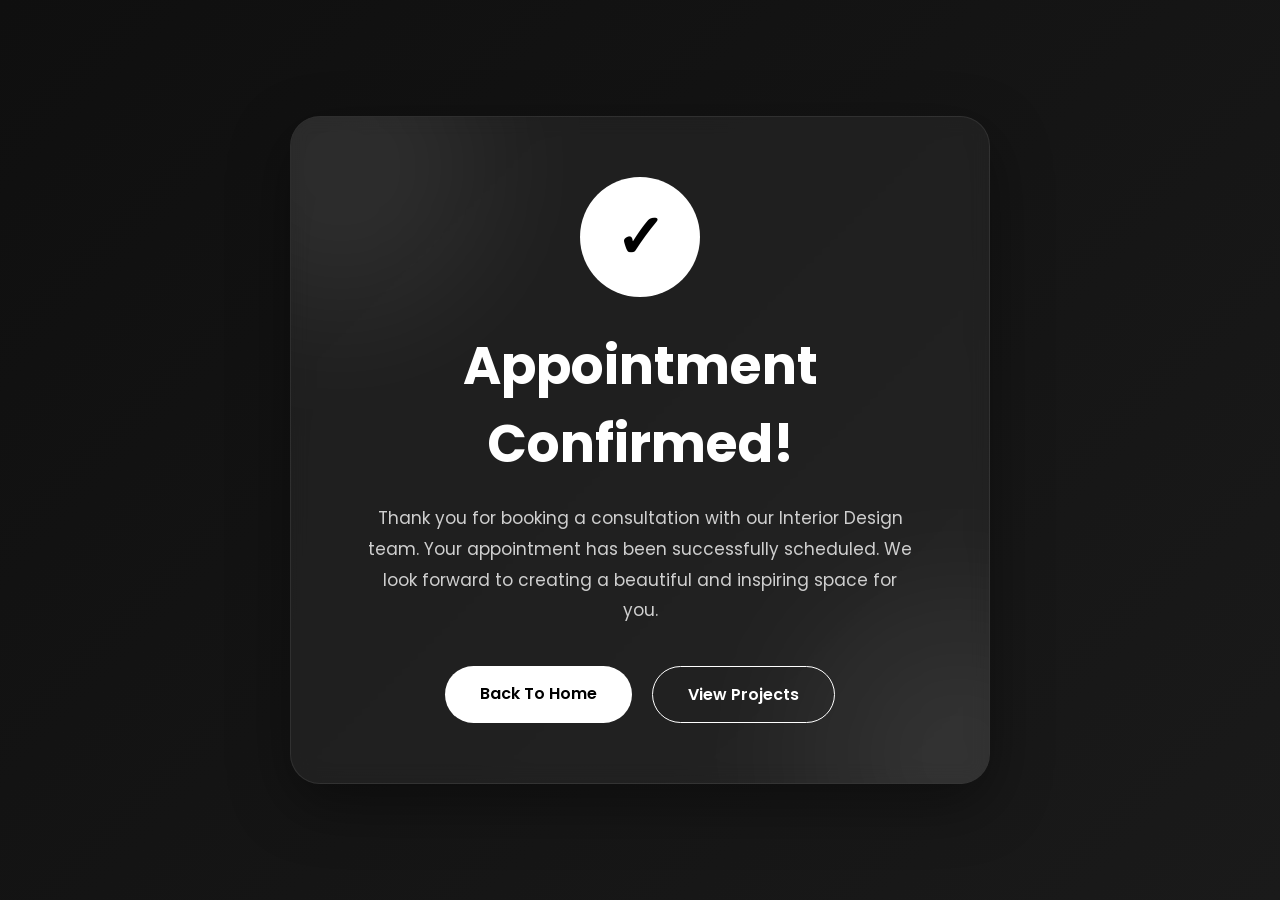
<file: AppointmentSuccessPage.html>
<!DOCTYPE html>
<html lang="en">
<head>
  <meta charset="UTF-8" />
  <meta name="viewport" content="width=device-width, initial-scale=1.0" />
  <title>Appointment Booked</title>

  <link rel="preconnect" href="https://fonts.googleapis.com">
  <link rel="preconnect" href="https://fonts.gstatic.com" crossorigin>
  <link href="https://fonts.googleapis.com/css2?family=Poppins:wght@300;400;500;600;700&display=swap" rel="stylesheet">

  <style>
    * {
      margin: 0;
      padding: 0;
      box-sizing: border-box;
      font-family: 'Poppins', sans-serif;
    }

    body {
      width: 100%;
      min-height: 100vh;
      display: flex;
      justify-content: center;
      align-items: center;
      background: linear-gradient(135deg, #0f0f0f, #1a1a1a);
      overflow: hidden;
      padding: 20px;
      color: white;
    }

    .success-container {
      width: 100%;
      max-width: 700px;
      background: rgba(255,255,255,0.05);
      border: 1px solid rgba(255,255,255,0.08);
      backdrop-filter: blur(10px);
      border-radius: 30px;
      padding: 60px 40px;
      text-align: center;
      position: relative;
      overflow: hidden;
      animation: fadeUp 1.2s ease;
      box-shadow: 0 20px 60px rgba(0,0,0,0.4);
    }

    .circle {
      width: 120px;
      height: 120px;
      background: white;
      color: black;
      border-radius: 50%;
      display: flex;
      justify-content: center;
      align-items: center;
      margin: auto;
      font-size: 60px;
      font-weight: bold;
      margin-bottom: 30px;
      animation: pop 0.8s ease;
    }

    h1 {
      font-size: 52px;
      margin-bottom: 20px;
    }

    p {
      color: #cfcfcf;
      line-height: 1.8;
      font-size: 17px;
      max-width: 550px;
      margin: auto;
      margin-bottom: 40px;
    }

    .btn-group {
      display: flex;
      justify-content: center;
      gap: 20px;
      flex-wrap: wrap;
    }

    .btn {
      padding: 15px 35px;
      border: none;
      border-radius: 50px;
      font-size: 16px;
      font-weight: 600;
      cursor: pointer;
      transition: 0.4s;
      text-decoration: none;
      display: inline-block;
    }

    .primary-btn {
      background: white;
      color: black;
    }

    .primary-btn:hover {
      transform: translateY(-5px);
      box-shadow: 0 10px 25px rgba(255,255,255,0.2);
    }

    .secondary-btn {
      background: transparent;
      border: 1px solid white;
      color: white;
    }

    .secondary-btn:hover {
      background: white;
      color: black;
    }

    .glow {
      position: absolute;
      width: 300px;
      height: 300px;
      background: rgba(255,255,255,0.08);
      border-radius: 50%;
      filter: blur(80px);
      z-index: -1;
    }

    .glow.one {
      top: -100px;
      left: -100px;
    }

    .glow.two {
      bottom: -120px;
      right: -120px;
    }

    @keyframes fadeUp {
      from {
        opacity: 0;
        transform: translateY(50px);
      }

      to {
        opacity: 1;
        transform: translateY(0);
      }
    }

    @keyframes pop {
      0% {
        transform: scale(0);
      }

      100% {
        transform: scale(1);
      }
    }

    @media (max-width: 768px) {
      h1 {
        font-size: 38px;
      }

      p {
        font-size: 15px;
      }

      .success-container {
        padding: 45px 25px;
      }
    }
  </style>
</head>
<body>

  <div class="success-container">

    <div class="glow one"></div>
    <div class="glow two"></div>

    <div class="circle">✓</div>

    <h1>Appointment Confirmed!</h1>

    <p>
      Thank you for booking a consultation with our Interior Design team.
      Your appointment has been successfully scheduled. We look forward to
      creating a beautiful and inspiring space for you.
    </p>

    <div class="btn-group">
      <a href="index.html" class="btn primary-btn">Back To Home</a>

      <a href="OfficeDesign.html" class="btn secondary-btn">View Projects</a>
    </div>

  </div>

  <script>
    const container = document.querySelector('.success-container');

    window.addEventListener('load', () => {
      container.style.transform = 'scale(1)';
      container.style.opacity = '1';
    });
  </script>

</body>
</html>
</file>
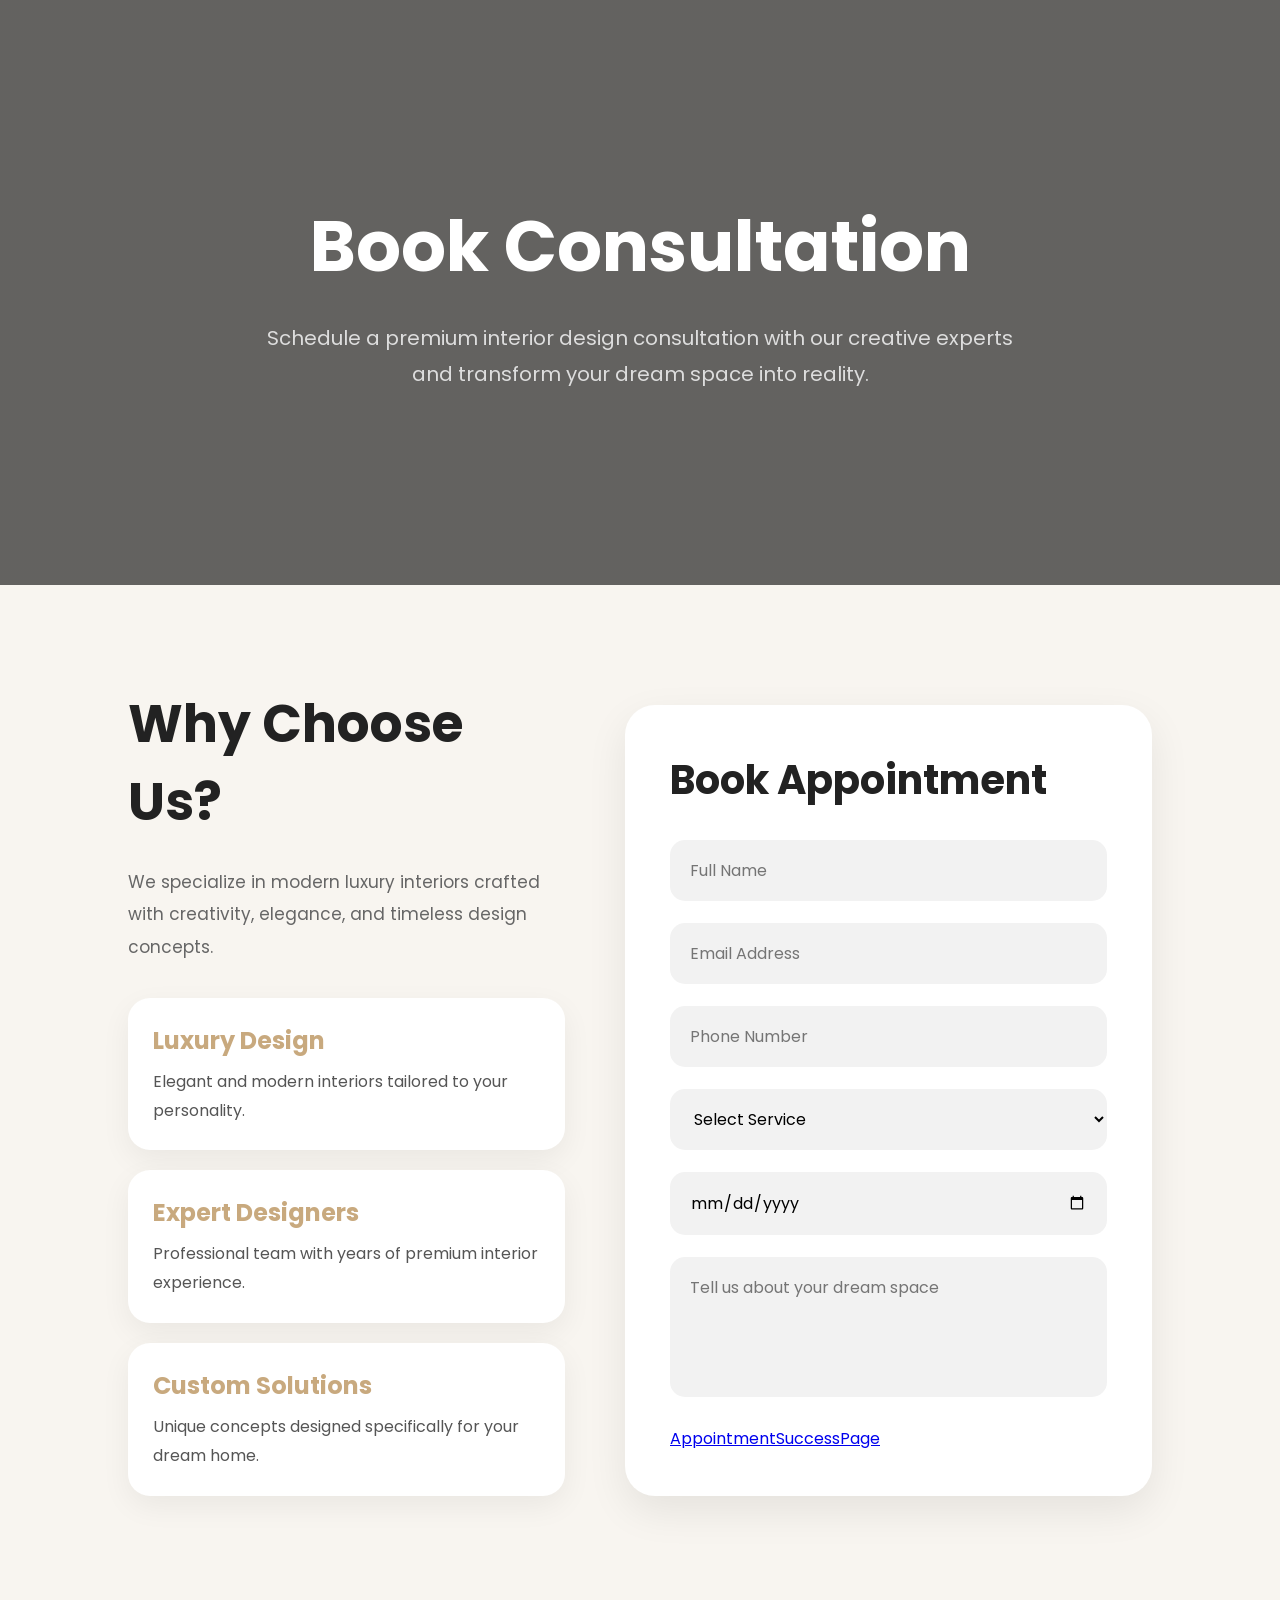
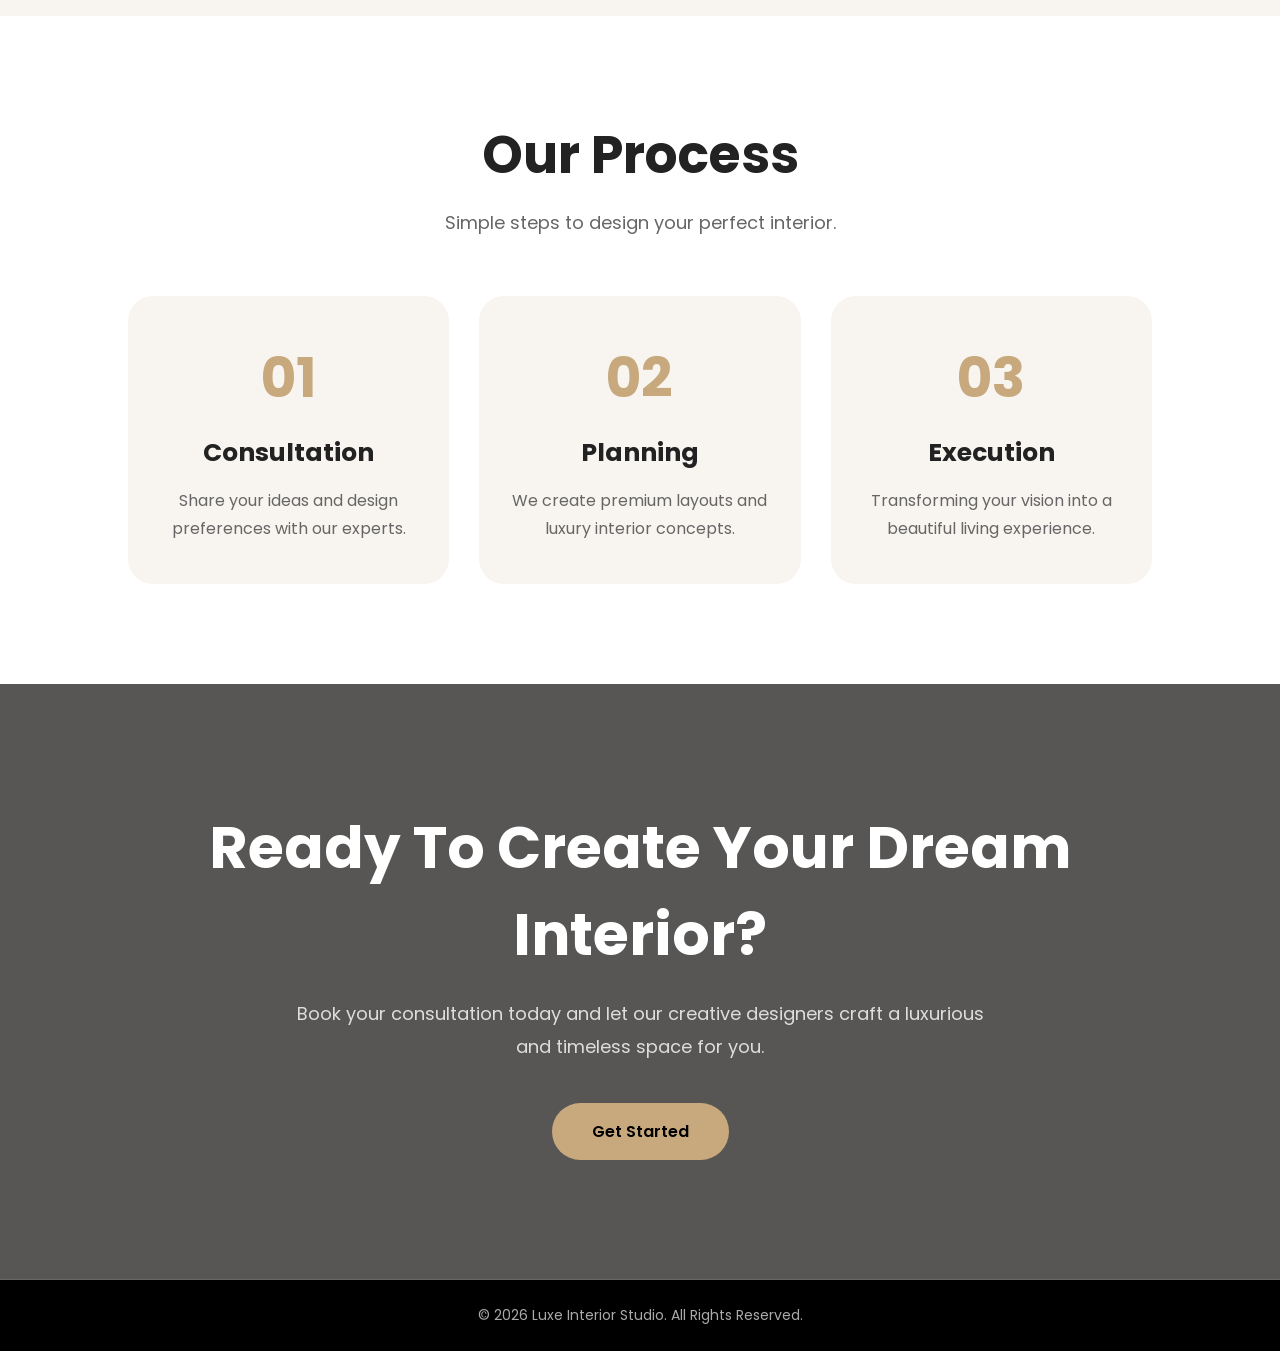
<file: Book Consultation.html>
<!DOCTYPE html>
<html lang="en">
<head>
  <meta charset="UTF-8">
  <meta name="viewport" content="width=device-width, initial-scale=1.0">
  <title>Book Consultation | Luxe Interior Studio</title>

  <link rel="preconnect" href="https://fonts.googleapis.com">
  <link href="https://fonts.googleapis.com/css2?family=Poppins:wght@300;400;500;600;700&display=swap" rel="stylesheet">

  <style>

    *{
      margin:0;
      padding:0;
      box-sizing:border-box;
      font-family:'Poppins',sans-serif;
      scroll-behavior:smooth;
    }

    body{
      background:#f8f5f0;
      color:#222;
      overflow-x:hidden;
    }

    /* HERO */

    .hero{
      height:65vh;
      background:
      linear-gradient(rgba(0,0,0,0.60),rgba(0,0,0,0.60)),
      url('https://images.unsplash.com/photo-1505693416388-ac5ce068fe85?q=80&w=1600&auto=format&fit=crop');
      background-size:cover;
      background-position:center;
      display:flex;
      align-items:center;
      justify-content:center;
      text-align:center;
      padding:20px;
    }

    .hero-content{
      animation:fadeUp 1.2s ease;
    }

    .hero h1{
      font-size:70px;
      color:white;
      margin-bottom:20px;
    }

    .hero p{
      color:#ddd;
      font-size:20px;
      max-width:750px;
      line-height:1.8;
      margin:auto;
    }

    /* CONSULTATION */

    .consultation{
      padding:100px 10%;
      display:flex;
      gap:60px;
      flex-wrap:wrap;
      align-items:center;
    }

    /* LEFT */

    .consultation-info{
      flex:1;
      min-width:320px;
      animation:slideLeft 1.2s ease;
    }

    .consultation-info h2{
      font-size:52px;
      margin-bottom:25px;
    }

    .consultation-info p{
      color:#666;
      line-height:1.9;
      margin-bottom:35px;
      font-size:17px;
    }

    .feature-box{
      background:white;
      padding:25px;
      border-radius:22px;
      margin-bottom:20px;
      box-shadow:0 10px 30px rgba(0,0,0,0.06);
      transition:0.4s;
    }

    .feature-box:hover{
      transform:translateY(-8px);
    }

    .feature-box h3{
      color:#c8a97e;
      margin-bottom:10px;
      font-size:24px;
    }

    .feature-box span{
      color:#555;
      line-height:1.8;
      display:block;
    }

    /* FORM */

    .consultation-form{
      flex:1;
      min-width:320px;
      background:white;
      padding:45px;
      border-radius:30px;
      box-shadow:0 15px 40px rgba(0,0,0,0.08);
      animation:slideRight 1.2s ease;
    }

    .consultation-form h2{
      font-size:40px;
      margin-bottom:30px;
    }

    .input-box{
      margin-bottom:22px;
    }

    .input-box input,
    .input-box select,
    .input-box textarea{
      width:100%;
      padding:18px 20px;
      border:none;
      background:#f2f2f2;
      border-radius:15px;
      outline:none;
      font-size:16px;
      transition:0.4s;
    }

    .input-box input:focus,
    .input-box select:focus,
    .input-box textarea:focus{
      background:#eaeaea;
      transform:scale(1.01);
    }

    textarea{
      height:140px;
      resize:none;
    }

    .btn{
      width:100%;
      padding:17px;
      border:none;
      border-radius:50px;
      background:black;
      color:white;
      font-size:17px;
      cursor:pointer;
      transition:0.4s;
      font-weight:500;
    }

    .btn:hover{
      background:#c8a97e;
      color:black;
      transform:translateY(-5px);
    }

    /* STEPS */

    .steps{
      padding:100px 10%;
      background:white;
    }

    .section-title{
      text-align:center;
      margin-bottom:60px;
      animation:fadeUp 1.2s ease;
    }

    .section-title h2{
      font-size:52px;
      margin-bottom:15px;
    }

    .section-title p{
      color:#666;
      font-size:18px;
    }

    .steps-grid{
      display:grid;
      grid-template-columns:repeat(auto-fit,minmax(250px,1fr));
      gap:30px;
    }

    .step-card{
      background:#f8f5f0;
      padding:40px 30px;
      border-radius:25px;
      text-align:center;
      transition:0.4s;
      animation:fadeUp 1.5s ease;
    }

    .step-card:hover{
      transform:translateY(-10px);
    }

    .step-card h3{
      font-size:55px;
      color:#c8a97e;
      margin-bottom:15px;
    }

    .step-card h4{
      margin-bottom:15px;
      font-size:25px;
    }

    .step-card p{
      color:#666;
      line-height:1.8;
    }

    /* CTA */

    .cta{
      padding:120px 10%;
      background:
      linear-gradient(rgba(0,0,0,0.65),rgba(0,0,0,0.65)),
      url('https://images.unsplash.com/photo-1484154218962-a197022b5858?q=80&w=1600&auto=format&fit=crop');
      background-size:cover;
      background-position:center;
      text-align:center;
    }

    .cta h2{
      color:white;
      font-size:58px;
      margin-bottom:20px;
      animation:fadeUp 1s ease;
    }

    .cta p{
      color:#ddd;
      max-width:700px;
      margin:auto;
      line-height:1.8;
      margin-bottom:40px;
      font-size:18px;
    }

    .cta .btn2{
      display:inline-block;
      padding:16px 40px;
      background:#c8a97e;
      color:black;
      border-radius:50px;
      text-decoration:none;
      transition:0.4s;
      font-weight:600;
    }

    .cta .btn2:hover{
      background:white;
      transform:translateY(-5px);
    }

    /* FOOTER */

    footer{
      background:black;
      color:#aaa;
      text-align:center;
      padding:25px;
      font-size:14px;
    }

    /* ANIMATIONS */

    @keyframes fadeUp{
      from{
        opacity:0;
        transform:translateY(60px);
      }
      to{
        opacity:1;
        transform:translateY(0);
      }
    }

    @keyframes slideLeft{
      from{
        opacity:0;
        transform:translateX(-80px);
      }
      to{
        opacity:1;
        transform:translateX(0);
      }
    }

    @keyframes slideRight{
      from{
        opacity:0;
        transform:translateX(80px);
      }
      to{
        opacity:1;
        transform:translateX(0);
      }
    }

    /* RESPONSIVE */

    @media(max-width:768px){

      .hero h1{
        font-size:45px;
      }

      .consultation-info h2,
      .consultation-form h2,
      .section-title h2,
      .cta h2{
        font-size:35px;
      }

      .consultation{
        padding:70px 7%;
      }

      .consultation-form{
        padding:35px 25px;
      }

    }

  </style>
</head>

<body>

  <!-- HERO -->

  <section class="hero">

    <div class="hero-content">

      <h1>Book Consultation</h1>

      <p>
        Schedule a premium interior design consultation with our creative experts
        and transform your dream space into reality.
      </p>

    </div>

  </section>

  <!-- CONSULTATION -->

  <section class="consultation">

    <!-- LEFT -->

    <div class="consultation-info">

      <h2>Why Choose Us?</h2>

      <p>
        We specialize in modern luxury interiors crafted with creativity,
        elegance, and timeless design concepts.
      </p>

      <div class="feature-box">
        <h3>Luxury Design</h3>
        <span>Elegant and modern interiors tailored to your personality.</span>
      </div>

      <div class="feature-box">
        <h3>Expert Designers</h3>
        <span>Professional team with years of premium interior experience.</span>
      </div>

      <div class="feature-box">
        <h3>Custom Solutions</h3>
        <span>Unique concepts designed specifically for your dream home.</span>
      </div>

    </div>

    <!-- RIGHT -->

    <div class="consultation-form">

      <h2>Book Appointment</h2>

      <form>

        <div class="input-box">
          <input type="text" placeholder="Full Name" required>
        </div>

        <div class="input-box">
          <input type="email" placeholder="Email Address" required>
        </div>

        <div class="input-box">
          <input type="tel" placeholder="Phone Number" required>
        </div>

        <div class="input-box">
          <select required>
            <option value="">Select Service</option>
            <option>Living Room Design</option>
            <option>Bedroom Interior</option>
            <option>Office Design</option>
            <option>Luxury Villa Interior</option>
          </select>
        </div>

        <div class="input-box">
          <input type="date" required>
        </div>

        <div class="input-box">
          <textarea placeholder="Tell us about your dream space"></textarea>
        </div>

           <a href="AppointmentSuccessPage.html" class="btn2">AppointmentSuccessPage</a>

      </form>

    </div>

  </section>

  <!-- STEPS -->

  <section class="steps">

    <div class="section-title">

      <h2>Our Process</h2>

      <p>Simple steps to design your perfect interior.</p>

    </div>

    <div class="steps-grid">

      <div class="step-card">
        <h3>01</h3>
        <h4>Consultation</h4>
        <p>
          Share your ideas and design preferences with our experts.
        </p>
      </div>

      <div class="step-card">
        <h3>02</h3>
        <h4>Planning</h4>
        <p>
          We create premium layouts and luxury interior concepts.
        </p>
      </div>

      <div class="step-card">
        <h3>03</h3>
        <h4>Execution</h4>
        <p>
          Transforming your vision into a beautiful living experience.
        </p>
      </div>

    </div>

  </section>

  <!-- CTA -->

  <section class="cta">

    <h2>Ready To Create Your Dream Interior?</h2>

    <p>
      Book your consultation today and let our creative designers
      craft a luxurious and timeless space for you.
    </p>

    <a href="Contact.html" class="btn2">Get Started</a>

  </section>

  <!-- FOOTER -->

  <footer>
    © 2026 Luxe Interior Studio. All Rights Reserved.
  </footer>

  <script>

    // Scroll Animation

    const cards = document.querySelectorAll('.feature-box, .step-card, .consultation-form');

    const observer = new IntersectionObserver((entries)=>{
      entries.forEach(entry=>{
        if(entry.isIntersecting){
          entry.target.style.opacity = "1";
          entry.target.style.transform = "translateY(0)";
        }
      });
    });

    cards.forEach(card=>{
      card.style.opacity = "0";
      card.style.transform = "translateY(50px)";
      card.style.transition = "1s";
      observer.observe(card);
    });

  </script>

</body>
</html>
</file>
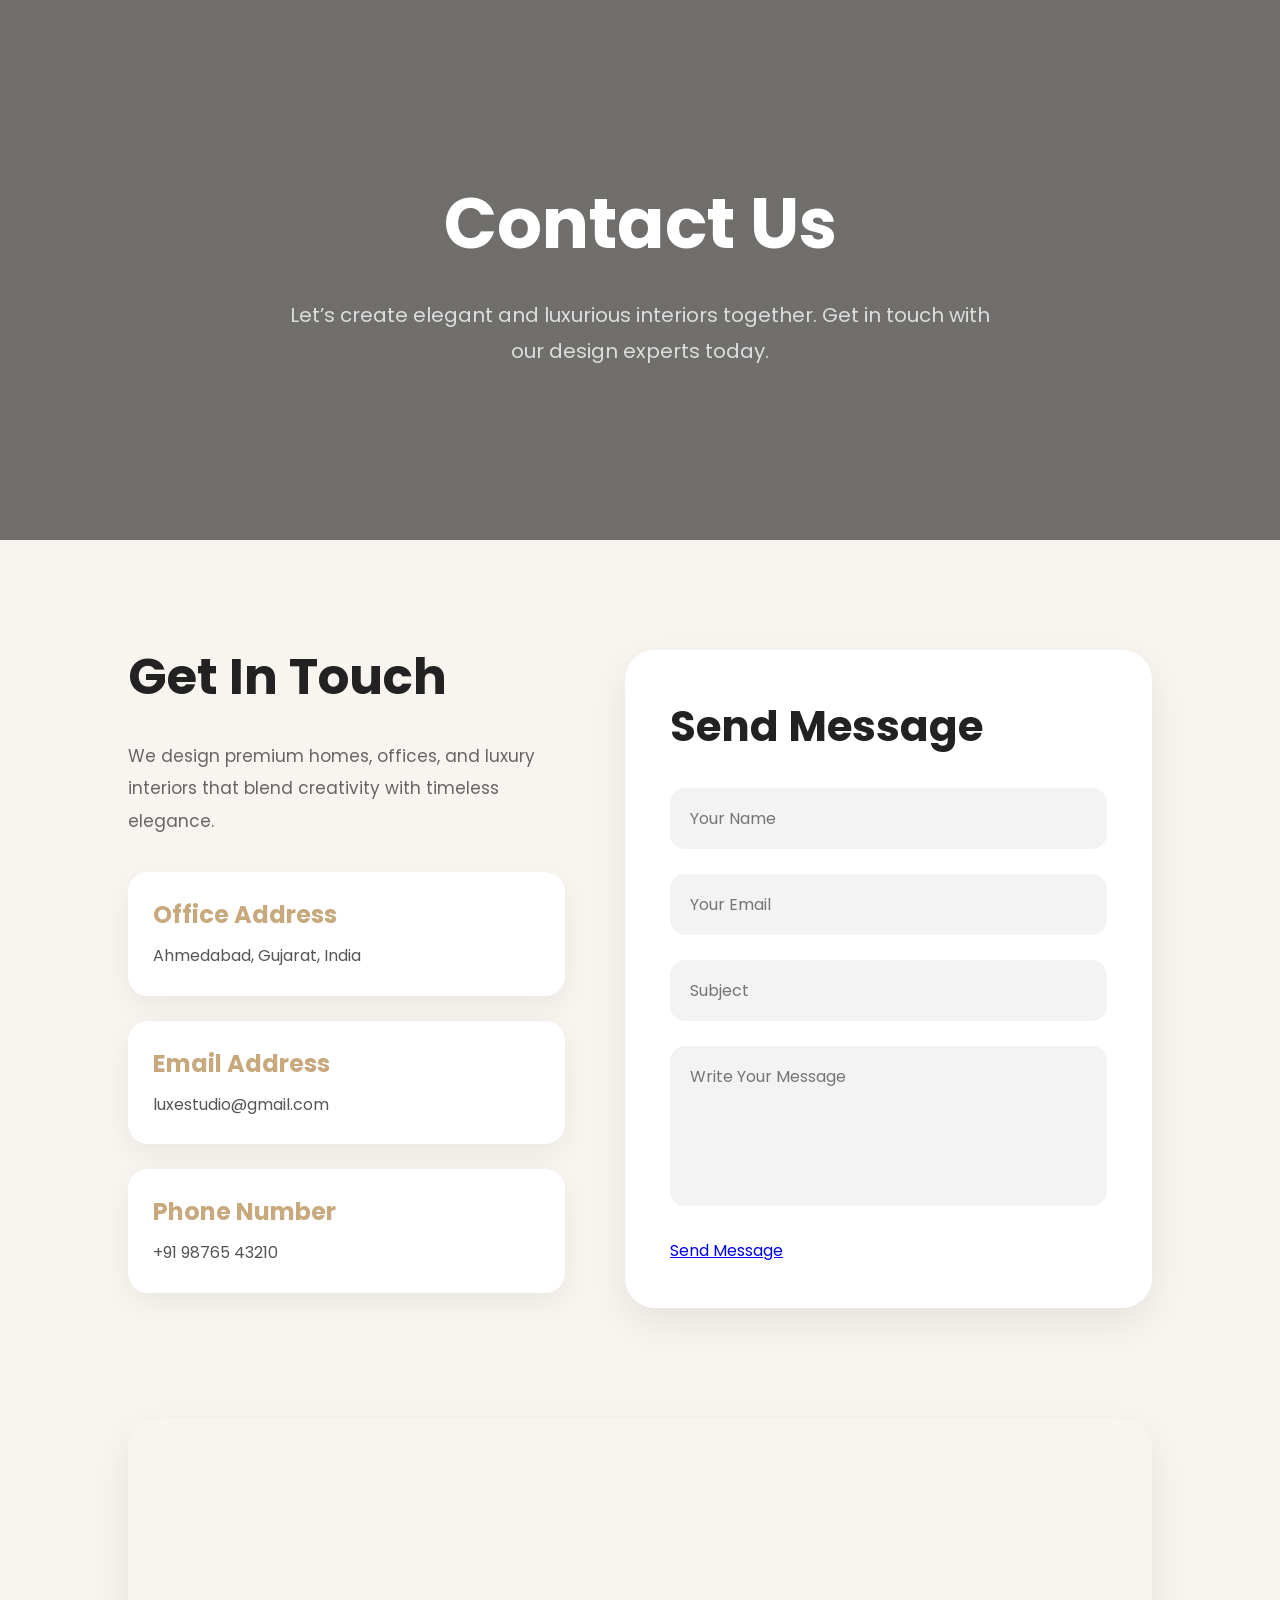
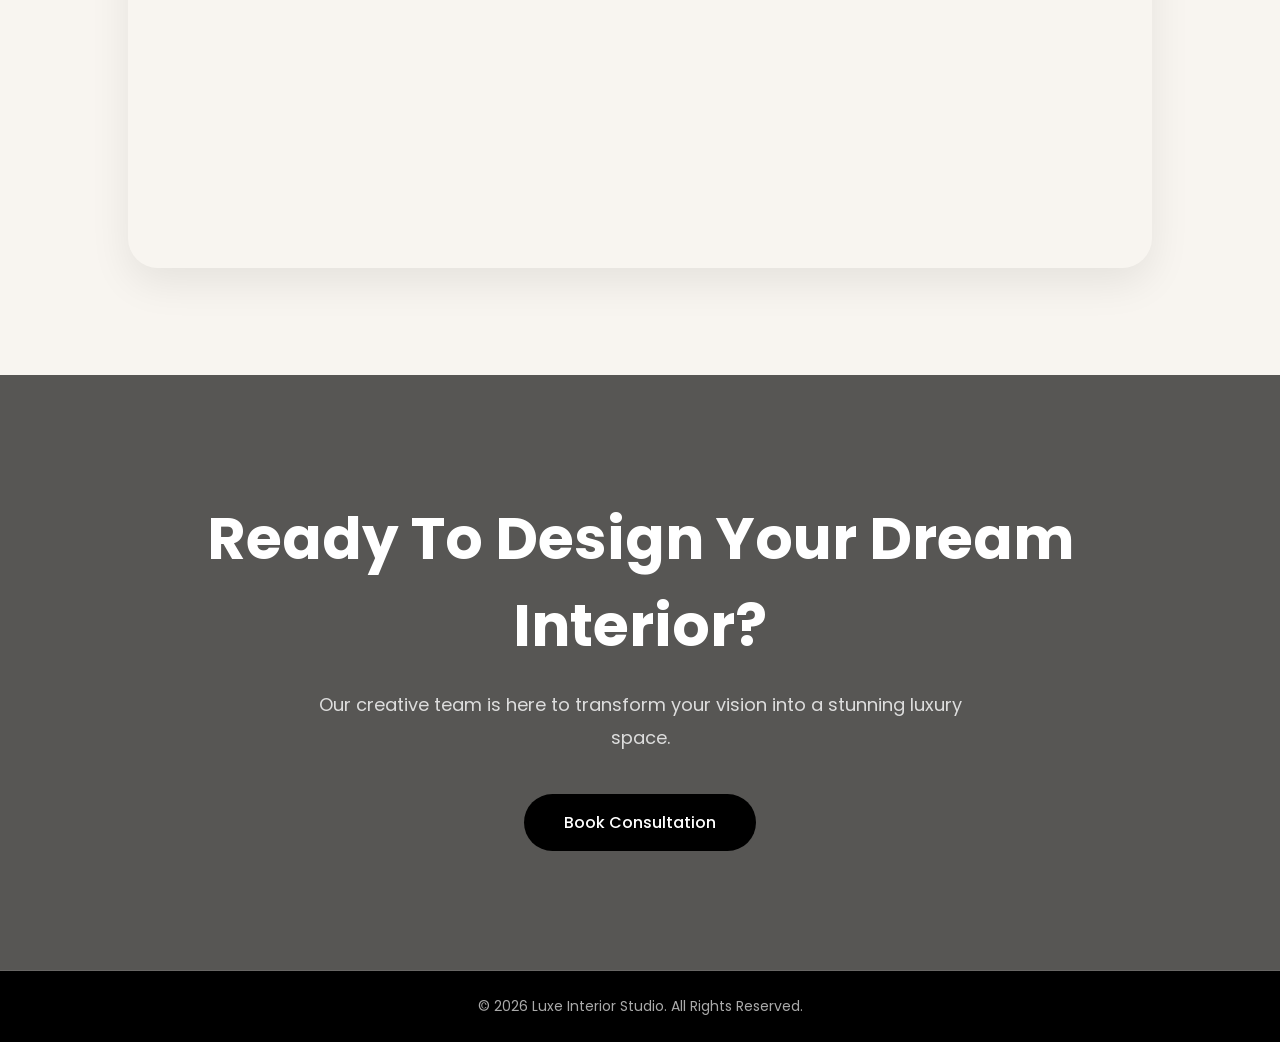
<file: Contact.html>
<!DOCTYPE html>
<html lang="en">
<head>
  <meta charset="UTF-8">
  <meta name="viewport" content="width=device-width, initial-scale=1.0">
  <title>Interior Design Contact Page</title>

  <link rel="preconnect" href="https://fonts.googleapis.com">
  <link href="https://fonts.googleapis.com/css2?family=Poppins:wght@300;400;500;600;700&display=swap" rel="stylesheet">

  <style>

    *{
      margin:0;
      padding:0;
      box-sizing:border-box;
      font-family:'Poppins',sans-serif;
      scroll-behavior:smooth;
    }

    body{
      background:#f8f5f0;
      color:#222;
      overflow-x:hidden;
    }

    /* HERO */

    .hero{
      height:60vh;
      background:
      linear-gradient(rgba(0,0,0,0.55),rgba(0,0,0,0.55)),
      url('https://images.unsplash.com/photo-1505693416388-ac5ce068fe85?q=80&w=1600&auto=format&fit=crop');
      background-size:cover;
      background-position:center;
      display:flex;
      justify-content:center;
      align-items:center;
      text-align:center;
      padding:20px;
    }

    .hero-content{
      animation:fadeUp 1.2s ease;
    }

    .hero h1{
      color:white;
      font-size:70px;
      margin-bottom:20px;
    }

    .hero p{
      color:#ddd;
      font-size:20px;
      max-width:700px;
      margin:auto;
      line-height:1.8;
    }

    /* CONTACT SECTION */

    .contact{
      padding:100px 10%;
      display:flex;
      gap:60px;
      flex-wrap:wrap;
      align-items:center;
    }

    .contact-info{
      flex:1;
      min-width:320px;
      animation:slideLeft 1.2s ease;
    }

    .contact-info h2{
      font-size:50px;
      margin-bottom:25px;
    }

    .contact-info p{
      color:#666;
      line-height:1.9;
      margin-bottom:35px;
      font-size:17px;
    }

    .info-box{
      margin-bottom:25px;
      padding:25px;
      background:white;
      border-radius:20px;
      box-shadow:0 10px 30px rgba(0,0,0,0.06);
      transition:0.4s;
    }

    .info-box:hover{
      transform:translateY(-8px);
    }

    .info-box h3{
      margin-bottom:10px;
      color:#c8a97e;
      font-size:24px;
    }

    .info-box span{
      color:#555;
      line-height:1.8;
      display:block;
    }

    /* FORM */

    .contact-form{
      flex:1;
      min-width:320px;
      background:white;
      padding:45px;
      border-radius:30px;
      box-shadow:0 15px 40px rgba(0,0,0,0.08);
      animation:slideRight 1.2s ease;
    }

    .contact-form h2{
      font-size:42px;
      margin-bottom:30px;
    }

    .input-box{
      margin-bottom:25px;
    }

    .input-box input,
    .input-box textarea{
      width:100%;
      padding:18px 20px;
      border:none;
      background:#f3f3f3;
      border-radius:15px;
      font-size:16px;
      outline:none;
      transition:0.4s;
    }

    .input-box input:focus,
    .input-box textarea:focus{
      background:#ececec;
      transform:scale(1.01);
    }

    .input-box textarea{
      resize:none;
      height:160px;
    }

    .btn{
      display:inline-block;
      padding:16px 40px;
      background:black;
      color:white;
      text-decoration:none;
      border-radius:50px;
      border:none;
      cursor:pointer;
      transition:0.4s;
      font-size:16px;
      font-weight:500;
    }

    .btn:hover{
      background:#c8a97e;
      color:black;
      transform:translateY(-5px);
    }

    /* MAP */

    .map{
      width:100%;
      padding:0 10% 100px;
      animation:fadeUp 1.4s ease;
    }

    .map iframe{
      width:100%;
      height:450px;
      border:none;
      border-radius:30px;
      box-shadow:0 15px 40px rgba(0,0,0,0.08);
    }

    /* CTA */

    .cta{
      padding:120px 10%;
      background:
      linear-gradient(rgba(0,0,0,0.65),rgba(0,0,0,0.65)),
      url('https://images.unsplash.com/photo-1484154218962-a197022b5858?q=80&w=1600&auto=format&fit=crop');
      background-size:cover;
      background-position:center;
      text-align:center;
    }

    .cta h2{
      color:white;
      font-size:58px;
      margin-bottom:20px;
      animation:fadeUp 1s ease;
    }

    .cta p{
      color:#ddd;
      max-width:700px;
      margin:auto;
      line-height:1.8;
      margin-bottom:40px;
      font-size:18px;
    }

    /* FOOTER */

    footer{
      background:black;
      color:#aaa;
      text-align:center;
      padding:25px;
      font-size:14px;
    }

    /* ANIMATIONS */

    @keyframes fadeUp{
      from{
        opacity:0;
        transform:translateY(60px);
      }
      to{
        opacity:1;
        transform:translateY(0);
      }
    }

    @keyframes slideLeft{
      from{
        opacity:0;
        transform:translateX(-80px);
      }
      to{
        opacity:1;
        transform:translateX(0);
      }
    }

    @keyframes slideRight{
      from{
        opacity:0;
        transform:translateX(80px);
      }
      to{
        opacity:1;
        transform:translateX(0);
      }
    }

    /* RESPONSIVE */

    @media(max-width:768px){

      .hero h1{
        font-size:45px;
      }

      .contact-info h2,
      .contact-form h2,
      .cta h2{
        font-size:35px;
      }

      .contact{
        padding:70px 7%;
      }

      .contact-form{
        padding:35px 25px;
      }

    }

  </style>
</head>

<body>

  <!-- HERO -->

  <section class="hero">

    <div class="hero-content">
      <h1>Contact Us</h1>

      <p>
        Let’s create elegant and luxurious interiors together.
        Get in touch with our design experts today.
      </p>
    </div>

  </section>

  <!-- CONTACT -->

  <section class="contact">

    <!-- LEFT -->

    <div class="contact-info">

      <h2>Get In Touch</h2>

      <p>
        We design premium homes, offices, and luxury interiors
        that blend creativity with timeless elegance.
      </p>

      <div class="info-box">
        <h3>Office Address</h3>
        <span>Ahmedabad, Gujarat, India</span>
      </div>

      <div class="info-box">
        <h3>Email Address</h3>
        <span>luxestudio@gmail.com</span>
      </div>

      <div class="info-box">
        <h3>Phone Number</h3>
        <span>+91 98765 43210</span>
      </div>

    </div>

    <!-- RIGHT -->

    <div class="contact-form">

      <h2>Send Message</h2>

      <form>

        <div class="input-box">
          <input type="text" placeholder="Your Name" required>
        </div>

        <div class="input-box">
          <input type="email" placeholder="Your Email" required>
        </div>

        <div class="input-box">
          <input type="text" placeholder="Subject">
        </div>

        <div class="input-box">
          <textarea placeholder="Write Your Message"></textarea>
        </div>

        <a href="AppointmentSuccessPage.html" class="btn2">Send Message</a>


      </form>

    </div>

  </section>

  <!-- MAP -->

  <section class="map">

    <iframe 
      src="https://www.google.com/maps/embed?pb=!1m18!1m12!1m3!1d117490.61524055479!2d72.49787815737808!3d23.020497771809956!2m3!1f0!2f0!3f0!3m2!1i1024!2i768!4f13.1!3m3!1m2!1s0x395e84f5f5b4f4e1%3A0x68d5c4c2f9f6f93!2sAhmedabad%2C%20Gujarat!5e0!3m2!1sen!2sin!4v1716727392000!5m2!1sen!2sin">
    </iframe>

  </section>

  <!-- CTA -->

  <section class="cta">

    <h2>Ready To Design Your Dream Interior?</h2>

    <p>
      Our creative team is here to transform your vision
      into a stunning luxury space.
    </p>

    <a href="Book Consultation.html" class="btn">Book Consultation</a>

  </section>

  <!-- FOOTER -->

  <footer>
    © 2026 Luxe Interior Studio. All Rights Reserved.
  </footer>

  <script>

    // Scroll Reveal Animation

    const boxes = document.querySelectorAll('.info-box, .contact-form, .map');

    const observer = new IntersectionObserver((entries)=>{
      entries.forEach(entry=>{
        if(entry.isIntersecting){
          entry.target.style.opacity = "1";
          entry.target.style.transform = "translateY(0)";
        }
      });
    });

    boxes.forEach(box=>{
      box.style.opacity = "0";
      box.style.transform = "translateY(50px)";
      box.style.transition = "1s";
      observer.observe(box);
    });

  </script>

</body>
</html>
</file>
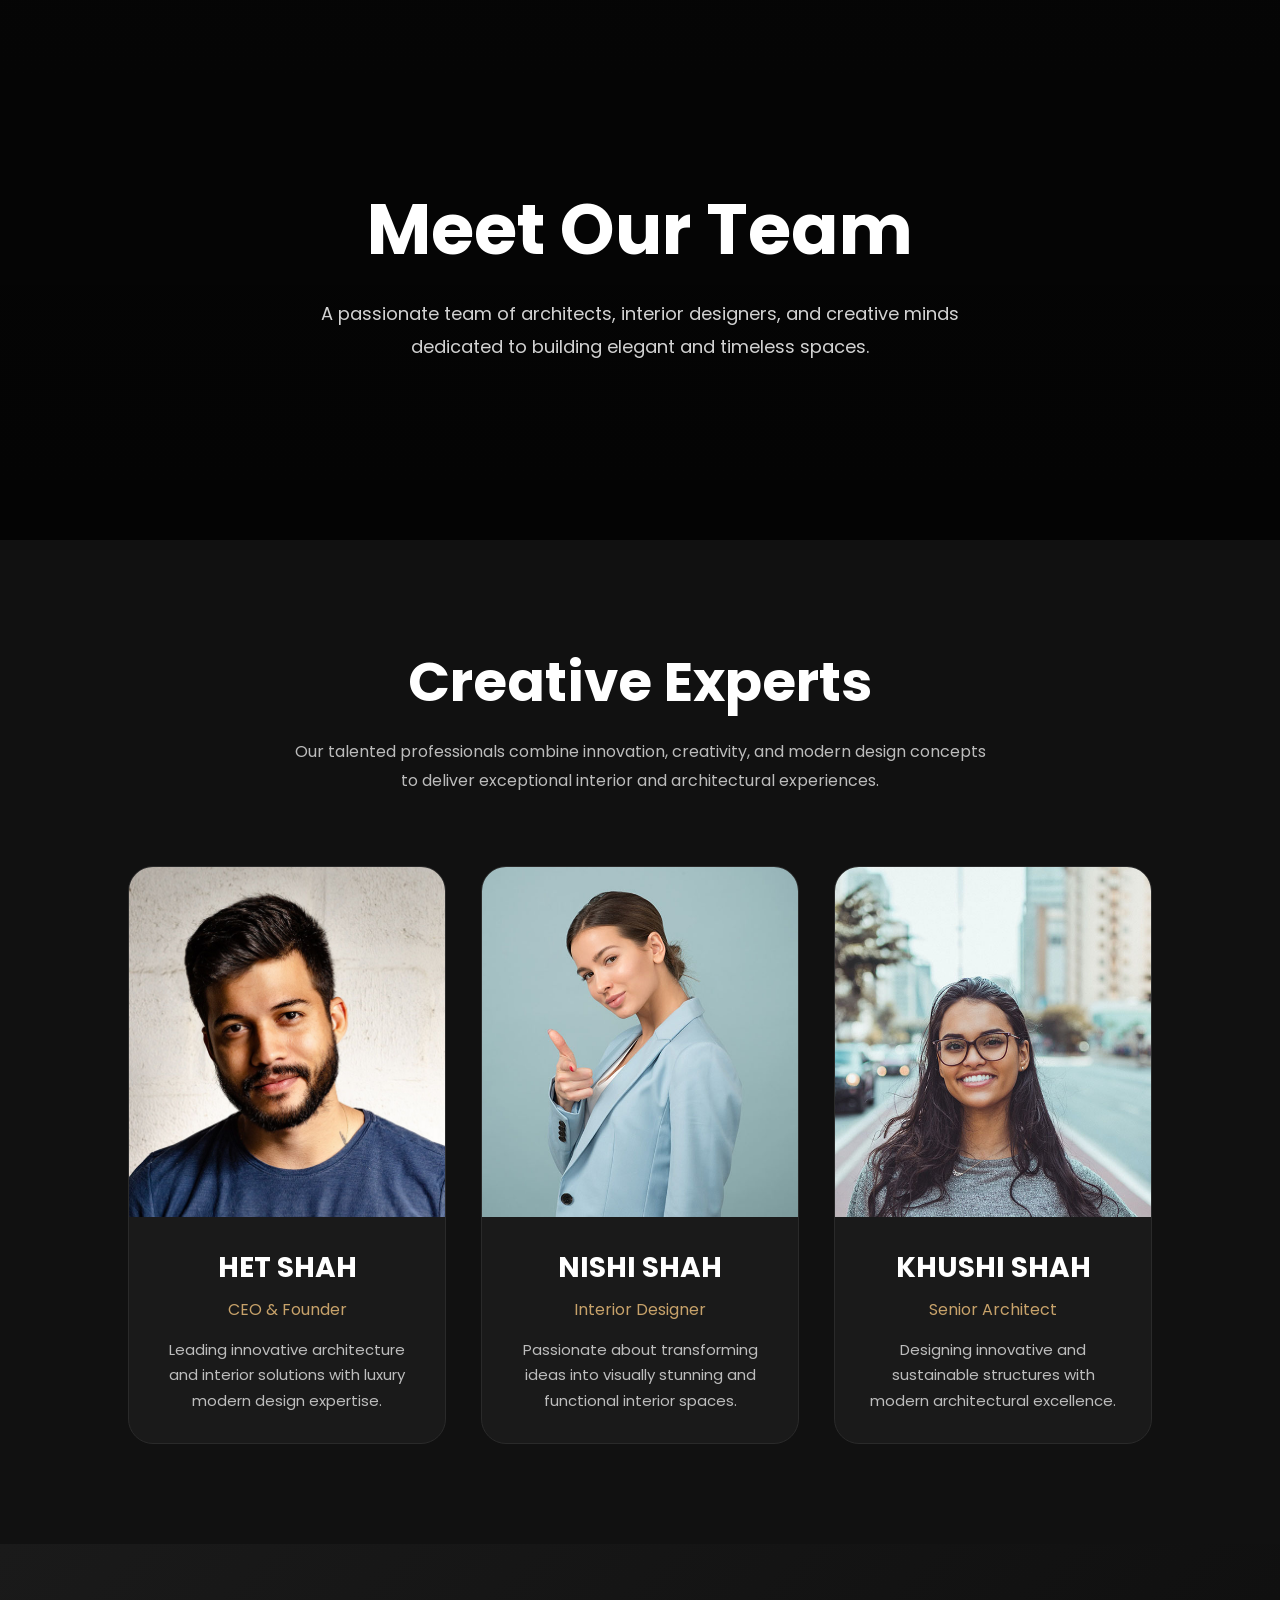
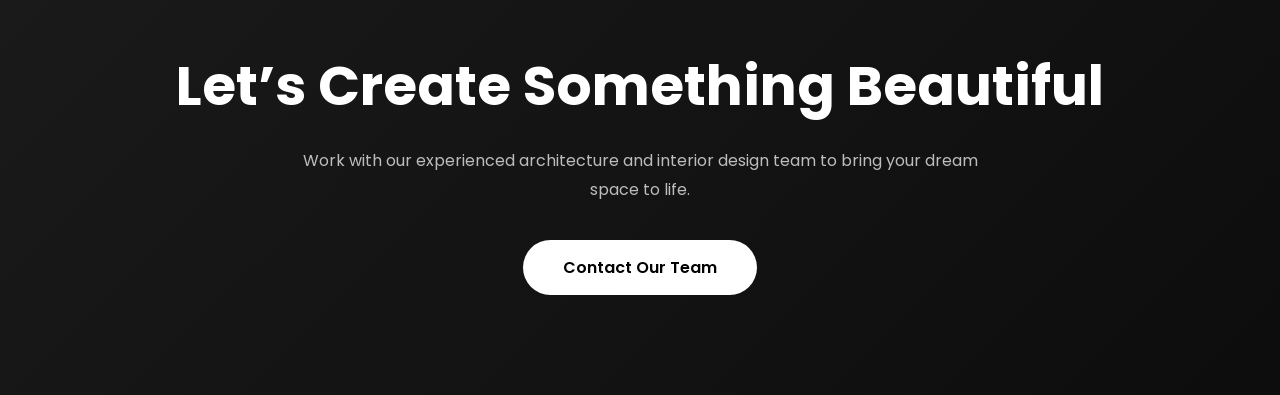
<file: our Team.html>
<!DOCTYPE html>
<html lang="en">
<head>
  <meta charset="UTF-8" />
  <meta name="viewport" content="width=device-width, initial-scale=1.0" />
  <title>Our Team | Interior Design</title>

  <link rel="preconnect" href="https://fonts.googleapis.com">
  <link rel="preconnect" href="https://fonts.gstatic.com" crossorigin>
  <link href="https://fonts.googleapis.com/css2?family=Poppins:wght@300;400;500;600;700&display=swap" rel="stylesheet">

  <style>
    * {
      margin: 0;
      padding: 0;
      box-sizing: border-box;
      font-family: 'Poppins', sans-serif;
    }

    body {
      background: #0d0d0d;
      color: white;
      overflow-x: hidden;
    }

    .hero {
      width: 100%;
      height: 60vh;
      background: linear-gradient(rgba(0,0,0,0.6), rgba(0,0,0,0.7)),
      url('https://images.unsplash.com/photo-1513694203232-719a280e022f?q=80&w=1600&auto=format&fit=crop');
      background-size: cover;
      background-position: center;
      display: flex;
      align-items: center;
      justify-content: center;
      text-align: center;
      padding: 20px;
    }

    .hero-content {
      animation: fadeUp 1.5s ease;
    }

    .hero-content h1 {
      font-size: 70px;
      margin-bottom: 15px;
    }

    .hero-content p {
      color: #d2d2d2;
      max-width: 700px;
      margin: auto;
      line-height: 1.8;
      font-size: 18px;
    }

    .team-section {
      padding: 100px 10%;
      background: #111111;
    }

    .section-title {
      text-align: center;
      margin-bottom: 70px;
    }

    .section-title h2 {
      font-size: 55px;
      margin-bottom: 15px;
    }

    .section-title p {
      color: #bcbcbc;
      max-width: 700px;
      margin: auto;
      line-height: 1.8;
    }

    .team-grid {
      display: grid;
      grid-template-columns: repeat(auto-fit, minmax(280px, 1fr));
      gap: 35px;
    }

    .team-card {
      background: #1a1a1a;
      border-radius: 25px;
      overflow: hidden;
      transition: 0.4s ease;
      border: 1px solid #2a2a2a;
      position: relative;
    }

    .team-card:hover {
      transform: translateY(-10px);
      box-shadow: 0 20px 40px rgba(0,0,0,0.4);
    }

    .team-image {
      width: 100%;
      height: 350px;
      overflow: hidden;
    }

    .team-image img {
      width: 100%;
      height: 100%;
      object-fit: cover;
      transition: 0.5s;
    }

    .team-card:hover .team-image img {
      transform: scale(1.08);
    }

    .team-info {
      padding: 30px;
      text-align: center;
    }

    .team-info h3 {
      font-size: 28px;
      margin-bottom: 8px;
    }

    .team-info span {
      color: #c7a26a;
      font-size: 16px;
      display: block;
      margin-bottom: 15px;
    }

    .team-info p {
      color: #bdbdbd;
      line-height: 1.7;
      font-size: 15px;
    }

    .social-icons {
      display: flex;
      justify-content: center;
      gap: 15px;
      margin-top: 20px;
    }

    .social-icons a {
      width: 45px;
      height: 45px;
      display: flex;
      align-items: center;
      justify-content: center;
      border-radius: 50%;
      background: #262626;
      color: white;
      text-decoration: none;
      transition: 0.3s;
      font-size: 18px;
    }

    .social-icons a:hover {
      background: white;
      color: black;
      transform: translateY(-5px);
    }

    .cta {
      padding: 100px 10%;
      text-align: center;
      background: linear-gradient(135deg, #1a1a1a, #0d0d0d);
    }

    .cta h2 {
      font-size: 55px;
      margin-bottom: 20px;
    }

    .cta p {
      color: #bdbdbd;
      max-width: 700px;
      margin: auto;
      line-height: 1.8;
      margin-bottom: 35px;
    }

    .btn {
      padding: 15px 40px;
      background: white;
      color: black;
      border: none;
      border-radius: 50px;
      font-size: 16px;
      font-weight: 600;
      cursor: pointer;
      transition: 0.4s;
    }

    .btn:hover {
      transform: translateY(-5px);
      box-shadow: 0 10px 25px rgba(255,255,255,0.2);
    }

    @keyframes fadeUp {
      from {
        opacity: 0;
        transform: translateY(50px);
      }

      to {
        opacity: 1;
        transform: translateY(0);
      }
    }

    @media (max-width: 768px) {
      .hero-content h1,
      .section-title h2,
      .cta h2 {
        font-size: 40px;
      }

      .hero-content p {
        font-size: 16px;
      }
    }
  </style>
</head>
<body>

  <section class="hero">
    <div class="hero-content">
      <h1>Meet Our Team</h1>

      <p>
        A passionate team of architects, interior designers, and creative minds
        dedicated to building elegant and timeless spaces.
      </p>
    </div>
  </section>

  <section class="team-section">
    <div class="section-title">
      <h2>Creative Experts</h2>

      <p>
        Our talented professionals combine innovation, creativity, and modern
        design concepts to deliver exceptional interior and architectural
        experiences.
      </p>
    </div>

    <div class="team-grid">

      <div class="team-card">
        <div class="team-image">
          <img src="iamges/person-1.jpg" alt="CEO">
        </div>

        <div class="team-info">
          <h3>HET SHAH</h3>
          <span>CEO & Founder</span>

          <p>
            Leading innovative architecture and interior solutions with luxury
            modern design expertise.
          </p>
        </div>
      </div>

      <div class="team-card">
        <div class="team-image">
          <img src="iamges/person-3.jpg" alt="Designer">
        </div>

        <div class="team-info">
          <h3>NISHI SHAH</h3>
          <span>Interior Designer</span>

          <p>
            Passionate about transforming ideas into visually stunning and
            functional interior spaces.
          </p>
        </div>
      </div>

      <div class="team-card">
        <div class="team-image">
          <img src="iamges/person-2.jpg" alt="Architect">
        </div>

        <div class="team-info">
          <h3>KHUSHI SHAH</h3>
          <span>Senior Architect</span>

          <p>
            Designing innovative and sustainable structures with modern
            architectural excellence.
          </p>
        </div>
      </div>

    </div>
  </section>

  <section class="cta">
    <h2>Let’s Create Something Beautiful</h2>

    <p>
      Work with our experienced architecture and interior design team to bring
      your dream space to life.
    </p>

    <button class="btn">Contact Our Team</button>
  </section>

  <script>
    const cards = document.querySelectorAll('.team-card');

    cards.forEach(card => {
      card.addEventListener('mousemove', () => {
        card.style.transform = 'translateY(-10px) scale(1.02)';
      });

      card.addEventListener('mouseleave', () => {
        card.style.transform = 'translateY(0) scale(1)';
      });
    });
  </script>

</body>
</html>
</file>
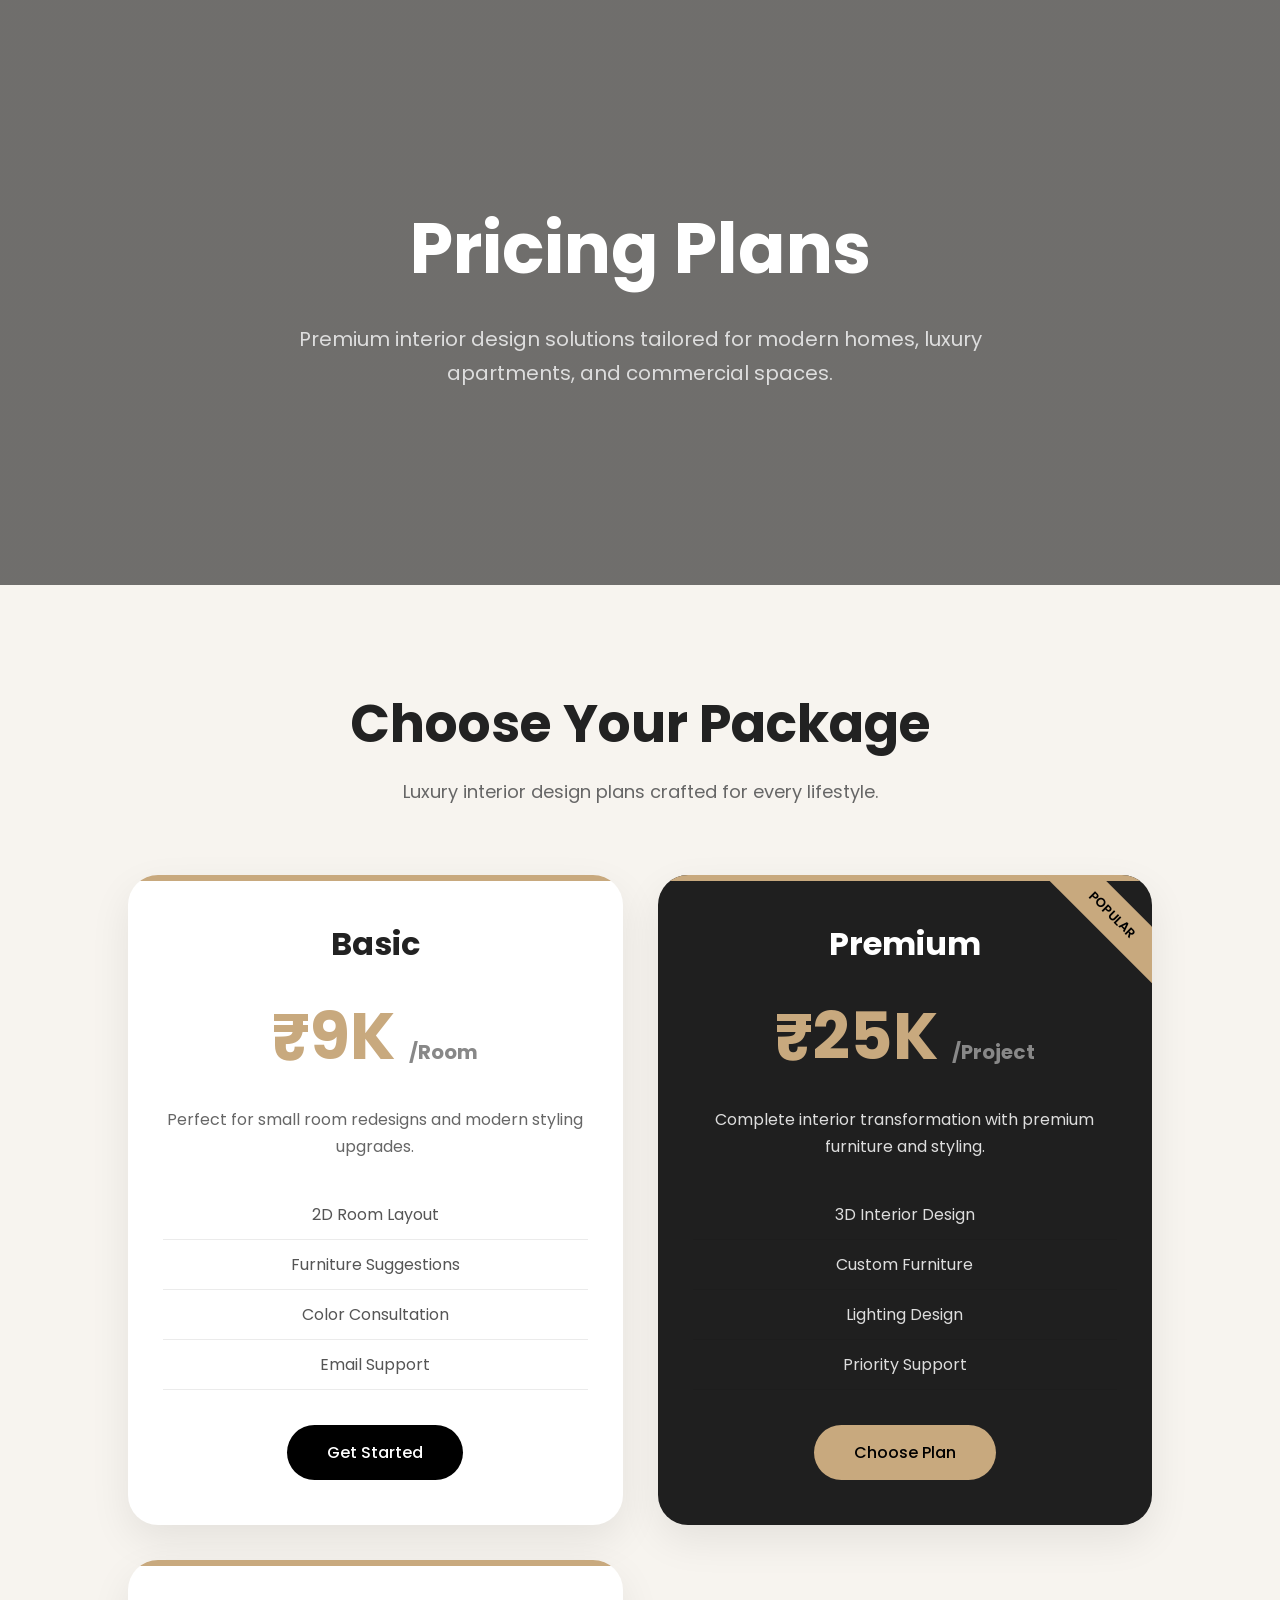
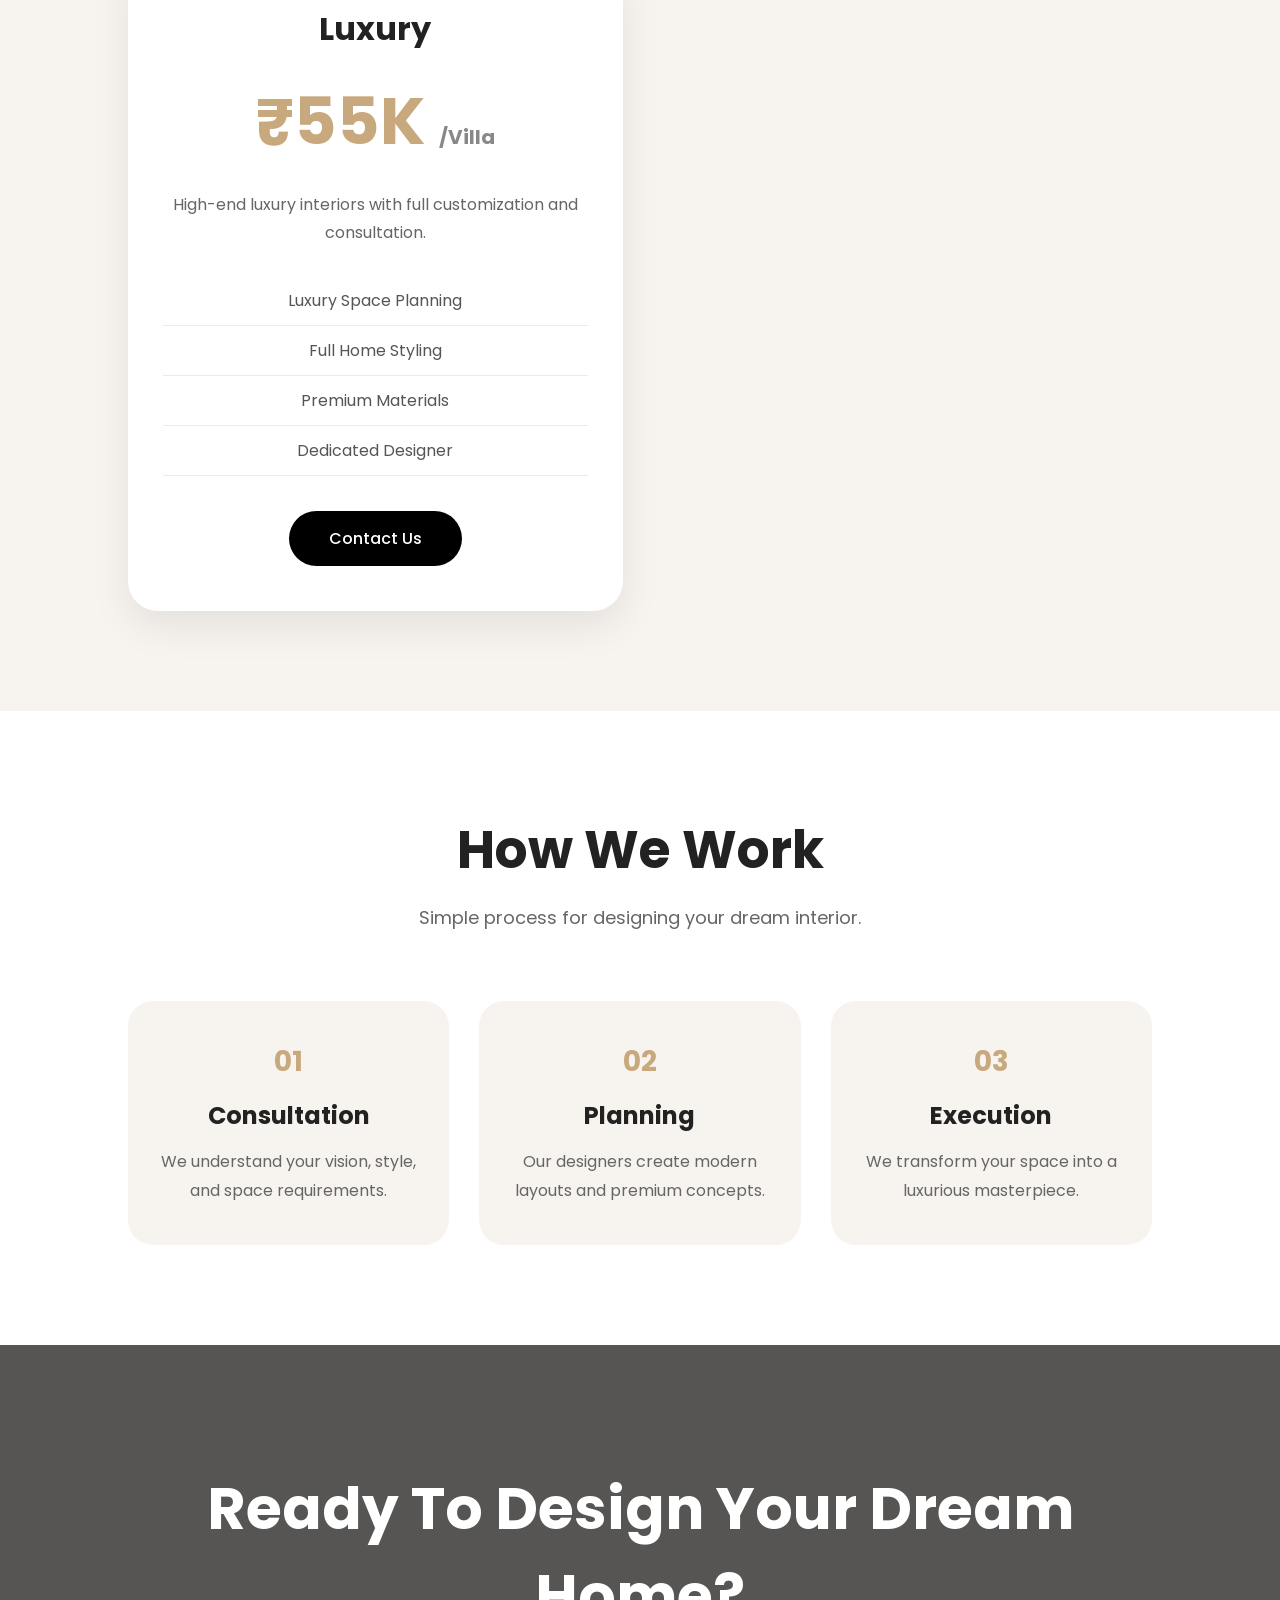
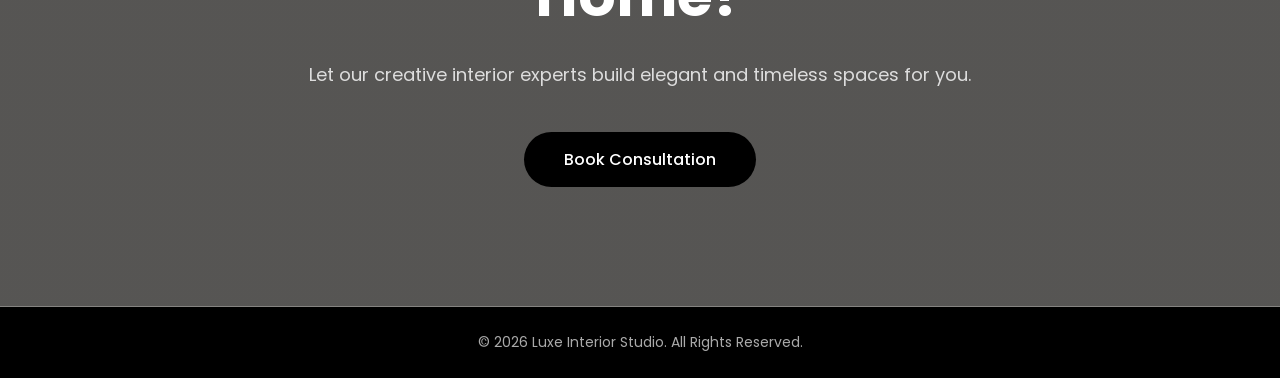
<file: Pricing.html>
<!DOCTYPE html>
<html lang="en">
<head>
  <meta charset="UTF-8" />
  <meta name="viewport" content="width=device-width, initial-scale=1.0"/>
  <title>Interior Design Pricing</title>

  <link rel="preconnect" href="https://fonts.googleapis.com">
  <link href="https://fonts.googleapis.com/css2?family=Poppins:wght@300;400;500;600;700&display=swap" rel="stylesheet">

  <style>

    *{
      margin:0;
      padding:0;
      box-sizing:border-box;
      scroll-behavior:smooth;
    }

    body{
      font-family:'Poppins',sans-serif;
      background:#f7f4ef;
      overflow-x:hidden;
      color:#222;
    }

    /* HERO */

    .hero{
      height:65vh;
      background:
      linear-gradient(rgba(0,0,0,0.55),rgba(0,0,0,0.55)),
      url('https://images.unsplash.com/photo-1505693416388-ac5ce068fe85?q=80&w=1600&auto=format&fit=crop');
      background-size:cover;
      background-position:center;
      display:flex;
      justify-content:center;
      align-items:center;
      text-align:center;
      padding:20px;
    }

    .hero-content{
      animation:fadeUp 1.2s ease;
    }

    .hero h1{
      color:white;
      font-size:70px;
      margin-bottom:20px;
    }

    .hero p{
      color:#ddd;
      font-size:20px;
      max-width:700px;
      margin:auto;
      line-height:1.7;
    }

    /* PRICING */

    .pricing{
      padding:100px 10%;
    }

    .section-title{
      text-align:center;
      margin-bottom:70px;
      animation:fadeUp 1.2s ease;
    }

    .section-title h2{
      font-size:52px;
      margin-bottom:15px;
    }

    .section-title p{
      color:#666;
      font-size:18px;
    }

    .pricing-grid{
      display:grid;
      grid-template-columns:repeat(auto-fit,minmax(320px,1fr));
      gap:35px;
    }

    .pricing-card{
      background:white;
      border-radius:30px;
      padding:45px 35px;
      text-align:center;
      box-shadow:0 15px 40px rgba(0,0,0,0.08);
      transition:0.5s;
      position:relative;
      overflow:hidden;
      animation:fadeUp 1.4s ease;
    }

    .pricing-card:hover{
      transform:translateY(-15px) scale(1.02);
    }

    .pricing-card::before{
      content:'';
      position:absolute;
      top:0;
      left:0;
      width:100%;
      height:6px;
      background:#c8a97e;
    }

    .popular{
      background:#1f1f1f;
      color:white;
      transform:scale(1.05);
    }

    .popular p,
    .popular li{
      color:#ddd !important;
    }

    .tag{
      position:absolute;
      top:20px;
      right:-40px;
      background:#c8a97e;
      color:black;
      padding:10px 50px;
      transform:rotate(45deg);
      font-size:13px;
      font-weight:600;
    }

    .pricing-card h3{
      font-size:32px;
      margin-bottom:15px;
    }

    .price{
      font-size:65px;
      font-weight:700;
      margin:20px 0;
      color:#c8a97e;
    }

    .price span{
      font-size:20px;
      color:#888;
    }

    .pricing-card p{
      color:#666;
      margin-bottom:30px;
      line-height:1.7;
    }

    .features{
      list-style:none;
      margin-bottom:35px;
    }

    .features li{
      padding:12px 0;
      border-bottom:1px solid rgba(0,0,0,0.08);
      color:#555;
    }

    .btn{
      display:inline-block;
      padding:15px 40px;
      border-radius:50px;
      text-decoration:none;
      background:black;
      color:white;
      transition:0.4s;
      font-weight:500;
    }

    .btn:hover{
      background:#c8a97e;
      color:black;
      transform:translateY(-5px);
    }

    .popular .btn{
      background:#c8a97e;
      color:black;
    }

    .popular .btn:hover{
      background:white;
    }

    /* PROCESS */

    .process{
      padding:100px 10%;
      background:white;
    }

    .process-grid{
      display:grid;
      grid-template-columns:repeat(auto-fit,minmax(250px,1fr));
      gap:30px;
      margin-top:60px;
    }

    .process-box{
      background:#f7f4ef;
      padding:40px 30px;
      border-radius:25px;
      text-align:center;
      transition:0.5s;
      animation:fadeUp 1.5s ease;
    }

    .process-box:hover{
      transform:translateY(-10px);
    }

    .process-box h3{
      font-size:28px;
      color:#c8a97e;
      margin-bottom:15px;
    }

    .process-box h4{
      margin-bottom:15px;
      font-size:24px;
    }

    .process-box p{
      color:#666;
      line-height:1.8;
    }

    /* CTA */

    .cta{
      padding:120px 10%;
      background:
      linear-gradient(rgba(0,0,0,0.65),rgba(0,0,0,0.65)),
      url('https://images.unsplash.com/photo-1484154218962-a197022b5858?q=80&w=1600&auto=format&fit=crop');
      background-size:cover;
      background-position:center;
      text-align:center;
    }

    .cta h2{
      color:white;
      font-size:58px;
      margin-bottom:20px;
      animation:fadeUp 1s ease;
    }

    .cta p{
      color:#ddd;
      max-width:700px;
      margin:auto;
      line-height:1.8;
      margin-bottom:40px;
      font-size:18px;
    }

    /* FOOTER */

    footer{
      background:black;
      color:#aaa;
      text-align:center;
      padding:25px;
      font-size:14px;
    }

    /* ANIMATION */

    @keyframes fadeUp{
      from{
        opacity:0;
        transform:translateY(60px);
      }
      to{
        opacity:1;
        transform:translateY(0);
      }
    }

    /* RESPONSIVE */

    @media(max-width:768px){

      .hero h1{
        font-size:45px;
      }

      .section-title h2,
      .cta h2{
        font-size:36px;
      }

      .price{
        font-size:50px;
      }

      .popular{
        transform:scale(1);
      }

    }

  </style>
</head>

<body>

  <!-- HERO -->

  <section class="hero">
    <div class="hero-content">
      <h1>Pricing Plans</h1>
      <p>
        Premium interior design solutions tailored for modern homes,
        luxury apartments, and commercial spaces.
      </p>
    </div>
  </section>

  <!-- PRICING -->

  <section class="pricing">

    <div class="section-title">
      <h2>Choose Your Package</h2>
      <p>Luxury interior design plans crafted for every lifestyle.</p>
    </div>

    <div class="pricing-grid">

      <!-- BASIC -->

      <div class="pricing-card">

        <h3>Basic</h3>

        <div class="price">
          ₹9K <span>/Room</span>
        </div>

        <p>
          Perfect for small room redesigns and modern styling upgrades.
        </p>

        <ul class="features">
          <li>2D Room Layout</li>
          <li>Furniture Suggestions</li>
          <li>Color Consultation</li>
          <li>Email Support</li>
        </ul>

        <a href="#" class="btn">Get Started</a>

      </div>

      <!-- PREMIUM -->

      <div class="pricing-card popular">

        <div class="tag">POPULAR</div>

        <h3>Premium</h3>

        <div class="price">
          ₹25K <span>/Project</span>
        </div>

        <p>
          Complete interior transformation with premium furniture and styling.
        </p>

        <ul class="features">
          <li>3D Interior Design</li>
          <li>Custom Furniture</li>
          <li>Lighting Design</li>
          <li>Priority Support</li>
        </ul>

        <a href="#" class="btn">Choose Plan</a>

      </div>

      <!-- LUXURY -->

      <div class="pricing-card">

        <h3>Luxury</h3>

        <div class="price">
          ₹55K <span>/Villa</span>
        </div>

        <p>
          High-end luxury interiors with full customization and consultation.
        </p>

        <ul class="features">
          <li>Luxury Space Planning</li>
          <li>Full Home Styling</li>
          <li>Premium Materials</li>
          <li>Dedicated Designer</li>
        </ul>

        <a href="#" class="btn">Contact Us</a>

      </div>

    </div>

  </section>

  <!-- PROCESS -->

  <section class="process">

    <div class="section-title">
      <h2>How We Work</h2>
      <p>Simple process for designing your dream interior.</p>
    </div>

    <div class="process-grid">

      <div class="process-box">
        <h3>01</h3>
        <h4>Consultation</h4>
        <p>
          We understand your vision, style, and space requirements.
        </p>
      </div>

      <div class="process-box">
        <h3>02</h3>
        <h4>Planning</h4>
        <p>
          Our designers create modern layouts and premium concepts.
        </p>
      </div>

      <div class="process-box">
        <h3>03</h3>
        <h4>Execution</h4>
        <p>
          We transform your space into a luxurious masterpiece.
        </p>
      </div>

    </div>

  </section>

  <!-- CTA -->

  <section class="cta">

    <h2>Ready To Design Your Dream Home?</h2>

    <p>
      Let our creative interior experts build elegant and timeless spaces for you.
    </p>

    <a href="Book Consultation.html" class="btn">Book Consultation</a>

  </section>

  <!-- FOOTER -->

  <footer>
    © 2026 Luxe Interior Studio. All Rights Reserved.
  </footer>

  <script>

    // Scroll Reveal Animation

    const cards = document.querySelectorAll('.pricing-card, .process-box');

    const observer = new IntersectionObserver((entries)=>{
      entries.forEach(entry=>{
        if(entry.isIntersecting){
          entry.target.style.opacity = "1";
          entry.target.style.transform = "translateY(0)";
        }
      });
    });

    cards.forEach(card=>{
      card.style.opacity = "0";
      card.style.transform = "translateY(50px)";
      card.style.transition = "1s";
      observer.observe(card);
    });

  </script>

</body>
</html>
</file>
